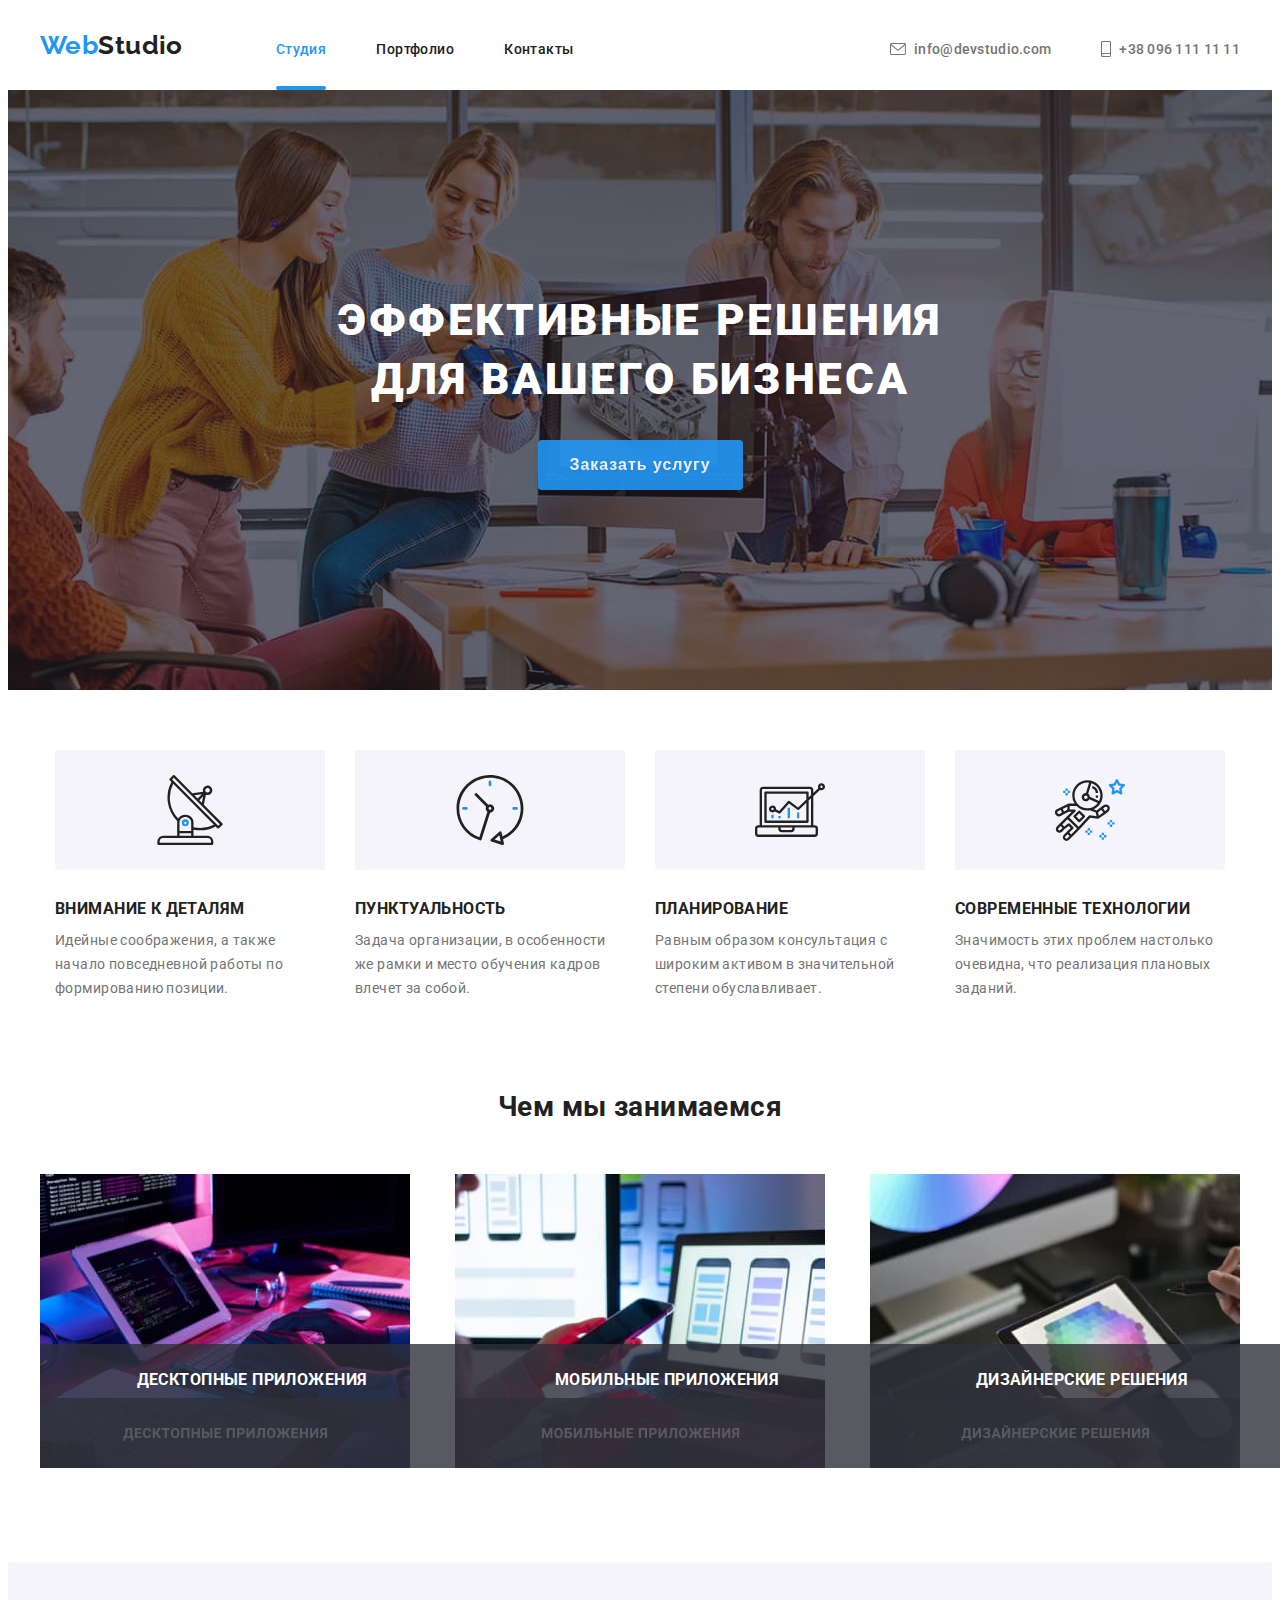
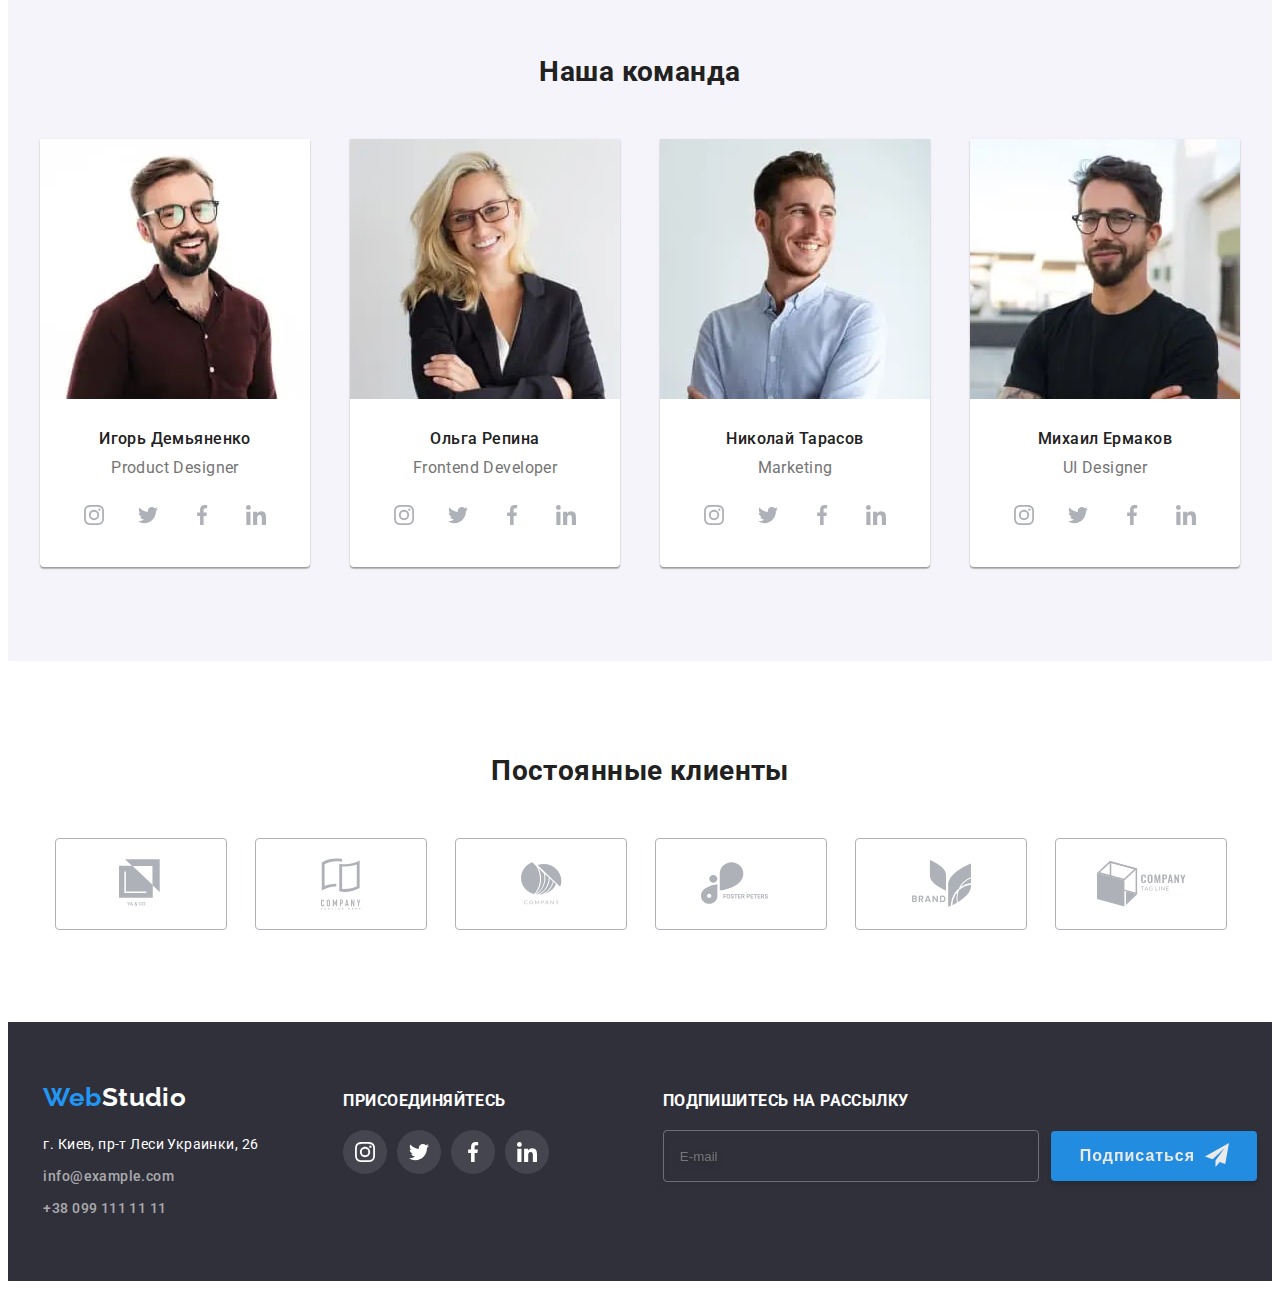
<file: index.html>
<!DOCTYPE html>
<html lang="en">

<head>
	<meta charset="UTF-8">
	<meta name="viewport" content="width=device-width, initial-scale=1.0">
	<title>Студия</title>
	<link rel="stylesheet" href="https://cdnjs.cloudflare.com/ajax/libs/modern-normalize/1.0.0/modern-normalize.min.css"
		integrity="sha512-ISS7cAi1PEhQ8jnbJpJZMd29NlhNj4AWYyLOSp2CE/CsHxTCu+r+t0D2yoJudVrd0/8fTVPUVDzY5Tvli75u/g=="
		crossorigin="anonymous" />
	<link rel="preconnect" href="https://fonts.gstatic.com">
	<link
		href="https://fonts.googleapis.com/css2?family=Raleway:wght@700;900&family=Roboto:wght@400;500;700;900&display=swap"
		rel="stylesheet">
	<link rel="stylesheet" href="./css/main.min.css">
</head>

<body>

	<!-- Шапка сайта -->
	<header>
		<div class="container flex-cont">
			<nav class="navigation">
				<a class="logo" href="./index.html">
					<span class="logo-accent">Web</span>Studio
				</a>

				<button type="button" class="menu-button" aria-expanded="false" data-menu-button>
					<svg width="24" height="16" aria-label="Переключатель мобильного меню">
						<use class="icon-cross" href="./img/symbol-defs.svg#icon-cross"></use>
						<use class="icon-burger" href="./img/symbol-defs.svg#icon-burger"></use>
					</svg>
				</button>

				<ul class="nav-list">
					<li class="item">
						<a class="current" href="./index.html">Студия</a>
					</li>
					<li class="item">
						<a href="./portfolio.html">Портфолио</a>
					</li>
					<li class="item">
						<a href="#contacts">Контакты</a>
					</li>
				</ul>
			</nav>
			<ul class="contacts-list">
				<li class="item">
					<a class="contacts-link" href="mailto:info@devstudio.com">
						<svg width="16" height="12">
							<use href="./img/short-sprite.svg#icon-envelope"></use>
						</svg>
						info@devstudio.com
					</a>
				</li>
				<li class="item">
					<a class="contacts-link" href="tel:+380961111111">
						<svg width="10" height="16">
							<use href="./img/short-sprite.svg#icon-smartphone"></use>
						</svg>
						+38 096 111 11 11
					</a>
				</li>
			</ul>
		</div>

		<!-- меню бургер -->
		<div class="burger-menu" data-menu>
			<ul class="nav-list-mobile">
				<li class="item">
					<a class="current" href="./index.html">Студия</a>
				</li>
				<li class="item">
					<a href="./portfolio.html">Портфолио</a>
				</li>
				<li class="item">
					<a href="javascript:void(0);">Контакты</a>
				</li>
			</ul>
			<ul class="contacts-list-mobile">
				<li class="item-mobile">
					<a class="contacts-link-tel" href="tel:+380961111111">
						+38 096 111 11 11
					</a>
				</li>
				<li class="item-email">
					<a class="contacts-link-email" href="mailto:info@devstudio.com">
						info@devstudio.com
					</a>
				</li>
			</ul>
			<ul class="social-list">
				<li><a href="javascript:void(0);">Instagram</a></li>
				<li><a href="javascript:void(0);">Twitter</a></li>
				<li><a href="javascript:void(0);">Facebook</a></li>
				<li><a href="javascript:void(0);">LinkedIn</a></li>
			</ul>
		</div>
		<!-- //бургер меню -->

	</header>
	<!-- //Шапка сайта -->

	<!-- Баннер герой -->
	<section class="hero-banner overlay">
		<div class="div-hero-txt">
			<h1>Эффективные решения
				для вашего бизнеса</h1>
			<button class="hero-btn" type="button" data-modal-open>Заказать услугу</button>
		</div>
	</section>
	<!-- //Баннер герой-->

	<!-- Список преимуществ-->
	<section class="feature">
		<div class="container">
			<ul class="feature-list">
				<li class="item">
					<div class="feature-icon-background">
						<svg class="feature-icon">
							<use href="./img/short-sprite.svg#icon-antenna"></use>
						</svg>
					</div>
					<h3 class="feature-title">Внимание к деталям</h3>
					<p class="feature-text">Идейные соображения, а также начало повседневной работы по формированию
						позиции.</p>
				</li>
				<li class="item">
					<div class="feature-icon-background">
						<svg class="feature-icon">
							<use href="./img/short-sprite.svg#icon-clock"></use>
						</svg>
					</div>
					<h3 class="feature-title">Пунктуальность</h3>
					<p class="feature-text">Задача организации, в особенности же рамки и место обучения кадров влечет за
						собой.</p>
				</li>
				<li class="item">
					<div class="feature-icon-background">
						<svg class="feature-icon">
							<use href="./img/short-sprite.svg#icon-diagram"></use>
						</svg>
					</div>
					<h3 class="feature-title">Планирование</h3>
					<p class="feature-text">Равным образом консультация с широким активом в значительной степени
						обуславливает.</p>
				</li>
				<li class="item">
					<div class="feature-icon-background">
						<svg class="feature-icon">
							<use href="./img/short-sprite.svg#icon-astronaut"></use>
						</svg>
					</div>
					<h3 class="feature-title">Современные технологии</h3>
					<p class="feature-text no-padding">Значимость этих проблем настолько очевидна, что реализация
						плановых заданий.
					</p>
				</li>
			</ul>
		</div>
	</section>
	<!-- //Список преимуществ-->

	<!-- Чем мы занимаемся  -->
	<!-- Все картинки прошли оптимизацию -->
	<section class="business">
		<div class="container">
			<h2>Чем мы занимаемся</h2>
			<ul class="business-list">
				<li class="item">
					<div class="business-thumb">
						<picture>
							<source srcset="./img/business/business1.jpg 1x, ./img/business/business1@2x.jpg 2x">
							<img src="./img/business/business1.jpg" alt="Десктопные приложения" width="370"
								height="294">
						</picture>
						<div class="overlay-business">
							<h3>Десктопные приложения</h3>
						</div>
					</div>

				</li>
				<li class="item">
					<div class="business-thumb">
						<picture>
							<source srcset="./img/business/business2.jpg 1x, ./img/business/business2@2x.jpg 2x">
							<img src="./img/business/business2.jpg" alt="Мобильные приложения" width="370" height="294">
						</picture>
						<div class="overlay-business">
							<h3>Мобильные приложения</h3>
						</div>
					</div>


				</li>
				<li class="item">
					<div class="business-thumb">
						<picture>
							<source srcset="./img/business/business3.jpg 1x, ./img/business/business3@2x.jpg 2x">
							<img src="./img/business/business3.jpg" alt="Дизайнерские решения" width="370" height="294">
						</picture>
						<div class="overlay-business">
							<h3>Дизайнерские решения</h3>
						</div>
					</div>
				</li>
			</ul>
		</div>
	</section>
	<!-- //Чем мы занимаемся  -->

	<!-- Команда -->
	<!-- Фото команды есть в формате jpeg, есть в webP -->
	<section class="team">
		<div class="container">
			<h2>Наша команда</h2>
			<ul class="team-list">
				<li class="item">
					<picture>
						<source
							srcset="./img/team/desktop/team1-desktop.webp 1x, ./img/team/desktop/team1-desktop@2x.webp 2x"
							type="image/webp" media="(min-width: 1200px)">
						<source
							srcset="./img/team/desktop/team1-desktop.jpg 1x, ./img/team/desktop/team1-desktop@2x.jpg 2x"
							type="image/jpeg" media="(min-width: 1200px)">
						<source
							srcset="./img/team/tablet/team1-tablet.webp 1x, ./img/team/tablet/team1-tablet@2x.webp 2x"
							type="image/webp" media="(min-width: 768px)">
						<source srcset="./img/team/tablet/team1-tablet.jpg 1x, ./img/team/tablet/team1-tablet@2x.jpg 2x"
							type="image/jpeg" media="(min-width: 768px)">
						<source
							srcset="./img/team/mobile/team1-mobile.webp 1x, ./img/team/mobile/team1-mobile@2x.webp 2x"
							type="image/webp" media="(min-width: 320px)">
						<source srcset="./img/team/mobile/team1-mobile.jpg 1x, ./img/team/mobile/team1-mobile@2x.jpg 2x"
							type="image/jpeg" media="(min-width: 320px)">
						<img src="./img/team/mobile/team1-mobile.jpg" alt="Игорь Демьяненко">
					</picture>
					<div class="member-description">
						<h3 class="member-name">Игорь Демьяненко</h3>
						<p class="member-position">Product Designer</p>
						<ul class="member-socialnet-list">
							<li>
								<a class="member-sn-link" href="javascript:void(0);">
									<svg class="socialnet-icon">
										<use href="./img/short-sprite.svg#icon-instagram"></use>
									</svg>
								</a>
							</li>

							<li>
								<a class="member-sn-link" href="javascript:void(0);">
									<svg class="socialnet-icon">
										<use href="./img/short-sprite.svg#icon-twitter"></use>
									</svg>
								</a>
							</li>

							<li>
								<a class="member-sn-link" href="javascript:void(0);">
									<svg class="socialnet-icon">
										<use href="./img/short-sprite.svg#icon-facebook"></use>
									</svg>
								</a>
							</li>

							<li>
								<a class="member-sn-link" href="javascript:void(0);">
									<svg class="socialnet-icon">
										<use href="./img/short-sprite.svg#icon-linkedin"></use>
									</svg>
								</a>
							</li>
						</ul>
					</div>
				</li>

				<li class="item">
					<picture>
						<source
							srcset="./img/team/desktop/team2-desktop.webp 1x, ./img/team/desktop/team2-desktop@2x.webp 2x"
							type="image/webp" media="(min-width: 1200px)">
						<source
							srcset="./img/team/desktop/team2-desktop.jpg 1x, ./img/team/desktop/team2-desktop@2x.jpg 2x"
							media="(min-width: 1200px)">
						<source
							srcset="./img/team/tablet/team2-tablet.webp 1x, ./img/team/tablet/team2-tablet@2x.webp 2x"
							type="image/webp" media="(min-width: 768px)">
						<source srcset="./img/team/tablet/team2-tablet.jpg 1x, ./img/team/tablet/team2-tablet@2x.jpg 2x"
							media="(min-width: 768px)">
						<source
							srcset="./img/team/mobile/team2-mobile.webp 1x, ./img/team/mobile/team2-mobile@2x.webp 2x"
							type="image/webp" media="(min-width: 320px)">
						<source srcset="./img/team/mobile/team2-mobile.jpg 1x, ./img/team/mobile/team2-mobile@2x.jpg 2x"
							media="(min-width: 320px)">
						<img src="./img/team/mobile/team2-mobile.jpg" alt="Ольга Репина">
					</picture>
					<div class="member-description">
						<h3 class="member-name">Ольга Репина</h3>
						<p class="member-position">Frontend Developer</p>
						<ul class="member-socialnet-list">
							<li>
								<a class="member-sn-link" href="javascript:void(0);">
									<svg class="socialnet-icon">
										<use href="./img/short-sprite.svg#icon-instagram"></use>
									</svg>
								</a>
							</li>
							<li>
								<a class="member-sn-link" href="javascript:void(0);">
									<svg class="socialnet-icon">
										<use href="./img/short-sprite.svg#icon-twitter"></use>
									</svg>
								</a>
							</li>
							<li>
								<a class="member-sn-link" href="javascript:void(0);">
									<svg class="socialnet-icon">
										<use href="./img/short-sprite.svg#icon-facebook"></use>
									</svg>
								</a>
							</li>
							<li>
								<a class="member-sn-link" href="javascript:void(0);">
									<svg class="socialnet-icon">
										<use href="./img/short-sprite.svg#icon-linkedin"></use>
									</svg>
								</a>
							</li>
						</ul>
					</div>
				</li>

				<li class="item">
					<picture>
						<source
							srcset="./img/team/desktop/team3-desktop.webp 1x, ./img/team/desktop/team3-desktop@2x.webp 2x"
							type="image/webp" media="(min-width: 1200px)">
						<source
							srcset="./img/team/desktop/team3-desktop.jpg 1x, ./img/team/desktop/team3-desktop@2x.jpg 2x"
							media="(min-width: 1200px)">
						<source
							srcset="./img/team/tablet/team3-tablet.webp 1x, ./img/team/tablet/team3-tablet@2x.webp 2x"
							type="image/webp" media="(min-width: 768px)">
						<source srcset="./img/team/tablet/team3-tablet.jpg 1x, ./img/team/tablet/team3-tablet@2x.jpg 2x"
							media="(min-width: 768px)">
						<source
							srcset="./img/team/mobile/team3-mobile.webp 1x, ./img/team/mobile/team3-mobile@2x.webp 2x"
							type="image/webp" media="(min-width: 320px)">
						<source srcset="./img/team/mobile/team3-mobile.jpg 1x, ./img/team/mobile/team3-mobile@2x.jpg 2x"
							media="(min-width: 320px)">
						<img src="./img/team/mobile/team3-mobile.jpg" alt="Николай Тарасов">
					</picture>
					<div class="member-description">
						<h3 class="member-name">Николай Тарасов</h3>
						<p class="member-position">Marketing</p>
						<ul class="member-socialnet-list">
							<li>
								<a class="member-sn-link" href="javascript:void(0);">
									<svg class="socialnet-icon">
										<use href="./img/short-sprite.svg#icon-instagram"></use>
									</svg>
								</a>
							</li>
							<li>
								<a class="member-sn-link" href="javascript:void(0);">
									<svg class="socialnet-icon">
										<use href="./img/short-sprite.svg#icon-twitter"></use>
									</svg>
								</a>
							</li>
							<li>
								<a class="member-sn-link" href="javascript:void(0);">
									<svg class="socialnet-icon">
										<use href="./img/short-sprite.svg#icon-facebook"></use>
									</svg>
								</a>
							</li>
							<li>
								<a class="member-sn-link" href="javascript:void(0);">
									<svg class="socialnet-icon">
										<use href="./img/short-sprite.svg#icon-linkedin"></use>
									</svg>
								</a>
							</li>
						</ul>
					</div>
				</li>

				<li class="item">
					<picture>
						<source
							srcset="./img/team/desktop/team4-desktop.webp 1x, ./img/team/desktop/team4-desktop@2x.webp 2x"
							type="image/webp" media="(min-width: 1200px)">
						<source
							srcset="./img/team/desktop/team4-desktop.jpg 1x, ./img/team/desktop/team4-desktop@2x.jpg 2x"
							media="(min-width: 1200px)">
						<source
							srcset="./img/team/tablet/team4-tablet.webp 1x, ./img/team/tablet/team4-tablet@2x.webp 2x"
							type="image/webp" media="(min-width: 768px)">
						<source srcset="./img/team/tablet/team4-tablet.jpg 1x, ./img/team/tablet/team4-tablet@2x.jpg 2x"
							media="(min-width: 768px)">
						<source
							srcset="./img/team/mobile/team4-mobile.webp 1x, ./img/team/mobile/team4-mobile@2x.webp 2x"
							type="image/webp" media="(min-width: 320px)">
						<source srcset="./img/team/mobile/team4-mobile.jpg 1x, ./img/team/mobile/team4-mobile@2x.jpg 2x"
							media="(min-width: 320px)">
						<img src="./img/team/mobile/team4-mobile.jpg" alt="Михаил Ермаков">
					</picture>
					<div class="member-description">
						<h3 class="member-name">Михаил Ермаков</h3>
						<p class="member-position">UI Designer</p>
						<ul class="member-socialnet-list">
							<li>
								<a class="member-sn-link" href="javascript:void(0);">
									<svg class="socialnet-icon">
										<use href="./img/short-sprite.svg#icon-instagram"></use>
									</svg>
								</a>
							</li>
							<li>
								<a class="member-sn-link" href="javascript:void(0);">
									<svg class="socialnet-icon">
										<use href="./img/short-sprite.svg#icon-twitter"></use>
									</svg>
								</a>
							</li>
							<li>
								<a class="member-sn-link" href="javascript:void(0);">
									<svg class="socialnet-icon">
										<use href="./img/short-sprite.svg#icon-facebook"></use>
									</svg>
								</a>
							</li>
							<li>
								<a class="member-sn-link" href="javascript:void(0);">
									<svg class="socialnet-icon">
										<use href="./img/short-sprite.svg#icon-linkedin"></use>
									</svg>
								</a>
							</li>
						</ul>
					</div>
				</li>
			</ul>
		</div>
	</section>
	<!-- //Команда -->

	<!-- Постоянные клиенты -->
	<section class="customers">
		<div class="container">
			<h2>Постоянные клиенты</h2>
			<ul class="customers-list">
				<li class="customer-list-item">
					<a class="customer-logo-link" href="javascript:void(0);">
						<svg class="customer-logo logo1">
							<use href="./img/short-sprite.svg#icon-logo1"></use>
						</svg>
					</a>
				</li>
				<li class="customer-list-item">
					<a class="customer-logo-link" href="javascript:void(0);">
						<svg class="customer-logo logo2">
							<use href="./img/short-sprite.svg#icon-logo2"></use>
						</svg>
					</a>
				</li>
				<li class="customer-list-item">
					<a class="customer-logo-link" href="javascript:void(0);">
						<svg class="customer-logo logo3">
							<use href="./img/short-sprite.svg#icon-logo3"></use>
						</svg>
					</a>
				</li>
				<li class="customer-list-item">
					<a class="customer-logo-link" href="javascript:void(0);">
						<svg class="customer-logo logo4">
							<use href="./img/short-sprite.svg#icon-logo4"></use>
						</svg>
					</a>
				</li>
				<li class="customer-list-item">
					<a class="customer-logo-link" href="javascript:void(0);">
						<svg class="customer-logo logo5">
							<use href="./img/short-sprite.svg#icon-logo5"></use>
						</svg>
					</a>
				</li>
				<li class="customer-list-item">
					<a class="customer-logo-link" href="javascript:void(0);">
						<svg class="customer-logo logo6">
							<use href="./img/short-sprite.svg#icon-logo6"></use>
						</svg>
					</a>
				</li>
			</ul>
		</div>
	</section>
	<!-- //Постоянные клиенты -->


	<!-- футер  -->
	<footer class="footer">
		<div class="container">
			<div class="left-side">
				<a class="logo" href="./index.html"><span class="logo-accent">Web</span>Studio</a>
				<address>
					г. Киев, пр-т Леси Украинки, 26
				</address>
				<ul class="footer-contacts-list">
					<li class="item">
						<a id="contacts" class="footer-contacts-link"
							href="mailto:info@example.com">info@example.com</a>
					</li>
					<li class="item">
						<a class="footer-contacts-link" href="tel:+380991111111">+38 099 111 11 11</a>
					</li>
				</ul>
			</div>
			<div class="right-side">
				<div class="footer-block-socialnet">
					<h3 class="footer-title">Присоединяйтесь</h3>
					<ul class="footer-socialnet-list">
						<li>
							<a class="footer-socialnet-link" href="javascript:void(0);">
								<svg class="socialnet-icon">
									<use href="./img/short-sprite.svg#icon-instagram"></use>
								</svg>
							</a>
						</li>
						<li>
							<a class="footer-socialnet-link" href="javascript:void(0);">
								<svg class="socialnet-icon">
									<use href="./img/short-sprite.svg#icon-twitter"></use>
								</svg>
							</a>
						</li>
						<li>
							<a class="footer-socialnet-link" href="javascript:void(0);">
								<svg class="socialnet-icon">
									<use href="./img/short-sprite.svg#icon-facebook"></use>
								</svg>
							</a>
						</li>
						<li>
							<a class="footer-socialnet-link" href="javascript:void(0);">
								<svg class="socialnet-icon">
									<use href="./img/short-sprite.svg#icon-linkedin"></use>
								</svg>
							</a>
						</li>
					</ul>
				</div>
			</div>

		</div>

		<div class="form-div">
			<h3 class="footer-title">Подпишитесь на рассылку</h3>
			<form action="javascript:void(0);" method="GET" autocomplete="off">

				<label class="form-footer-label">
					<input class="form-footer-input" type="email" name="user-email" placeholder="E-mail">
				</label>
				<button class="footer-submit-button" type="submit">Подписаться</button>
			</form>
		</div>
	</footer>
	<!-- //футер  -->

	<!-- Модальное окно  -->
	<div class="backdrop is-hidden" data-modal>
		<div class="modal">
			<button type="button" class="modal-close-button" data-modal-close>
				<svg class="modal-close-button-icon" width="18" height="18" viewBox="0 0 18 18" fill="none"
					xmlns="http://www.w3.org/2000/svg">
					<path
						d="M15 4.10786L13.8921 3L9.5 7.39214L5.10786 3L4 4.10786L8.39214 8.5L4 12.8921L5.10786 14L9.5 9.60786L13.8921 14L15 12.8921L10.6079 8.5L15 4.10786Z" />
				</svg>
			</button>
			<form class="form js-form" method="GET" autocomplete="off">
				<h3>Оставьте свои данные, мы вам перезвоним</h3>

				<label class="form-label">Имя
					<span class="input-wrapper">
						<input class="form-input" type="text" name="name" required>
						<svg class="modal-icon">
							<use href='./img/symbol-defs.svg#icon-person-form'></use>
						</svg>
					</span>
				</label>

				<label class="form-label">Телефон
					<span class="input-wrapper">
						<input class="form-input" type="tel" name="phone" required>
						<svg class="modal-icon">
							<use href='./img/symbol-defs.svg#icon-phone-form'></use>
						</svg>
					</span>
				</label>

				<label class="form-label">Почта
					<span class="input-wrapper">
						<input class="form-input" type="email" name="email">
						<svg class="modal-icon">
							<use href='./img/symbol-defs.svg#icon-envelope-form'></use>
						</svg>
					</span>
				</label>

				<label class="form-label label-textarea">Комментарий
					<textarea class="form-textarea" name="message" placeholder="Введите текст"></textarea>
				</label>

				<label class="checkbox">
					<input type="checkbox" class="modal-checkbox-input  visually-hidden" name="agreement"
						value="accepted" required>
					<span class="agreement">
						Соглашаюсь с рассылкой и принимаю<a href="javascript:void(0);">&nbsp;Условия договора</a>
					</span>
				</label>

				<button type="submit" class="submit-button">Отправить</button>
			</form>

		</div>
	</div>
	<script src="./js/modal.js"></script>
	<script src="./js/burger.js"></script>
	<script src="./js/form.js"></script>

</body>
<!-- вы добрались до финиша )) -->

</html>
</file>
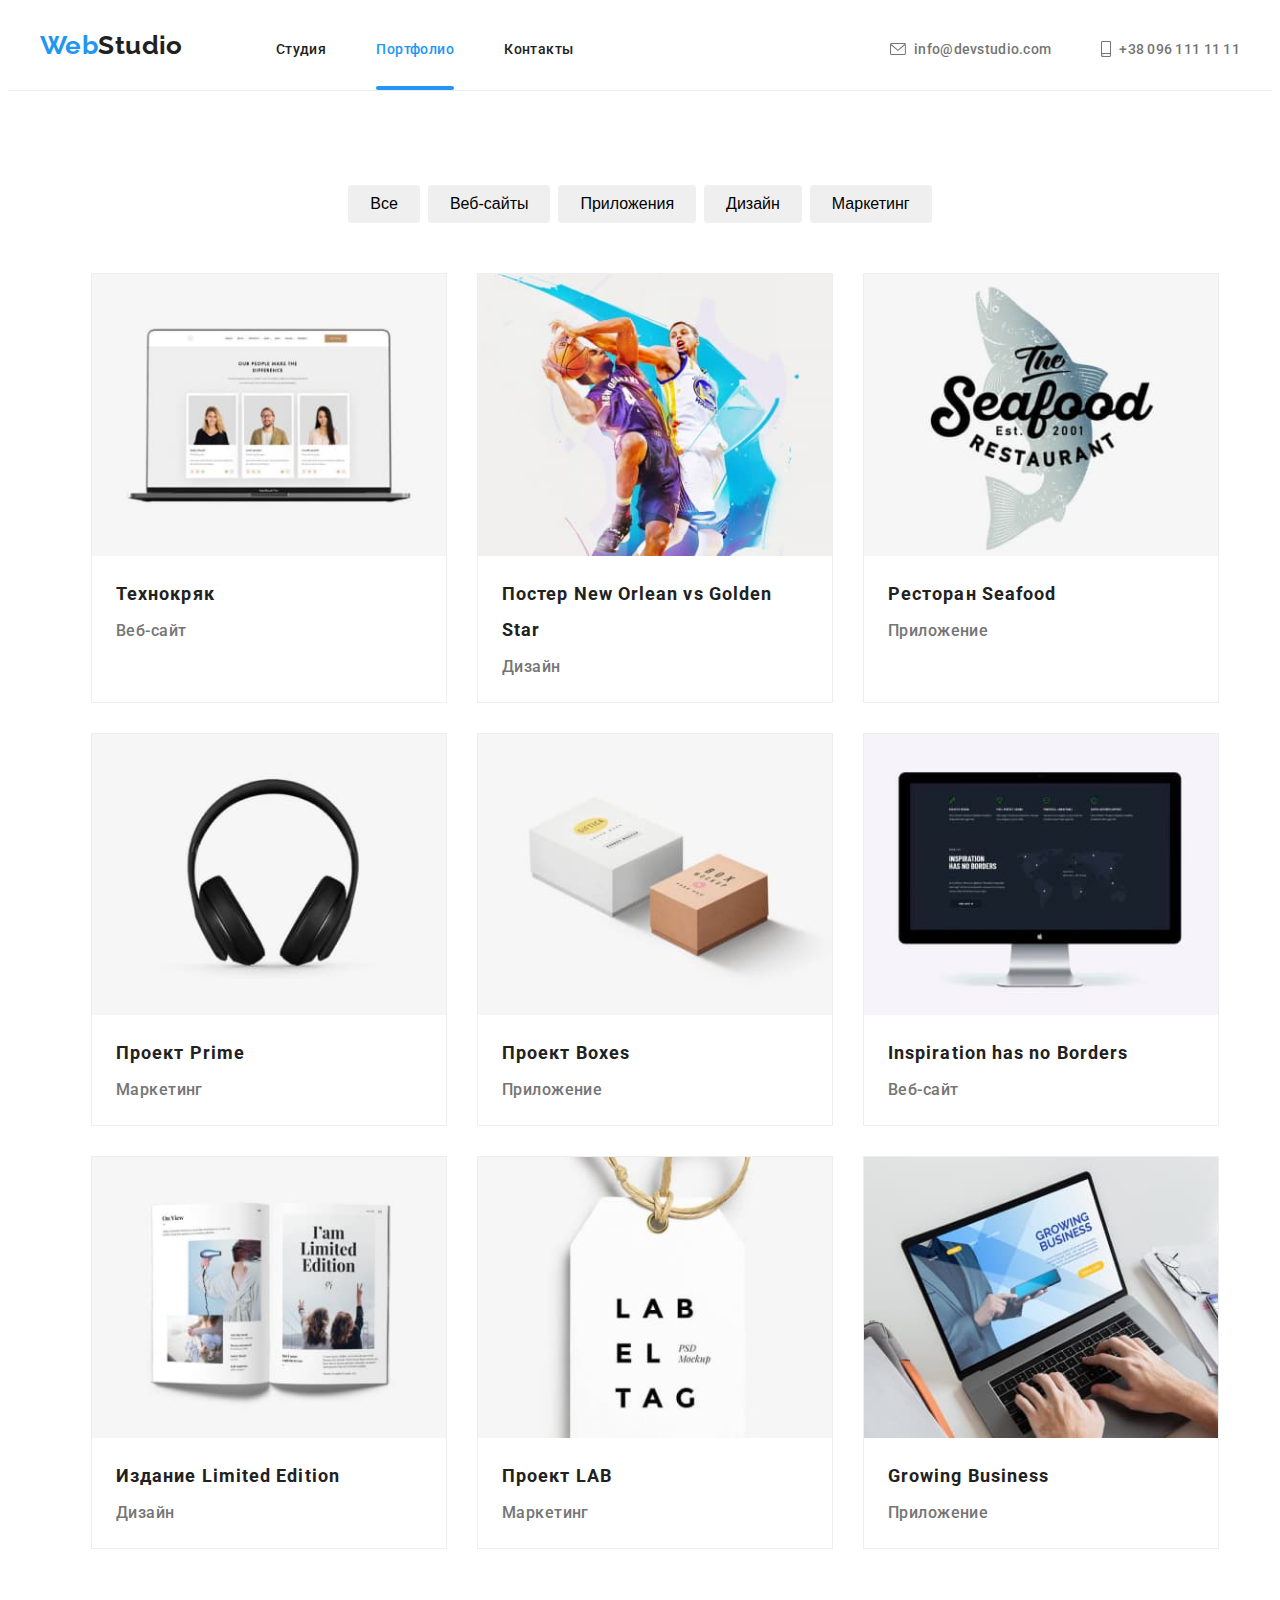
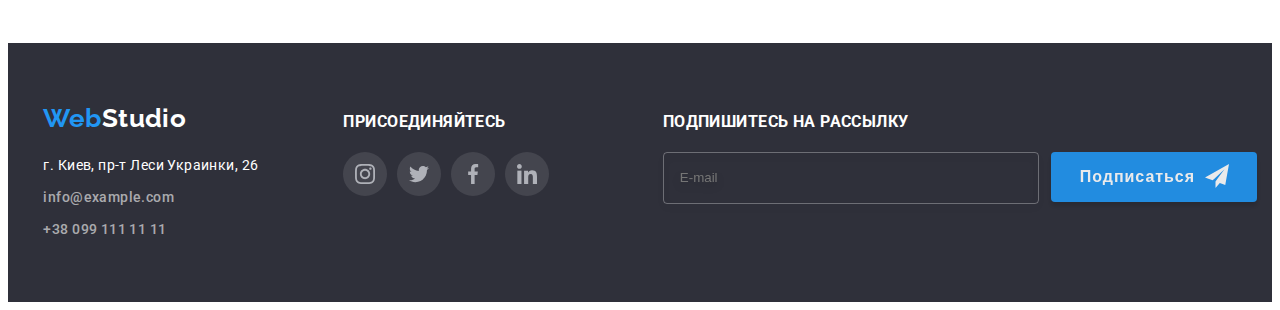
<file: portfolio.html>
<!DOCTYPE html>
<html lang="en">

<head>
	<meta charset="UTF-8">
	<meta name="viewport" content="width=device-width, initial-scale=1.0">
	<title>Портфолио</title>
	<link rel="stylesheet" href="https://cdnjs.cloudflare.com/ajax/libs/modern-normalize/1.0.0/modern-normalize.min.css"
		integrity="sha512-ISS7cAi1PEhQ8jnbJpJZMd29NlhNj4AWYyLOSp2CE/CsHxTCu+r+t0D2yoJudVrd0/8fTVPUVDzY5Tvli75u/g=="
		crossorigin="anonymous" />
	<link rel="preconnect" href="https://fonts.gstatic.com">
	<link
		href="https://fonts.googleapis.com/css2?family=Raleway:wght@700;900&family=Roboto:wght@400;500;700;900&display=swap"
		rel="stylesheet">
	<link rel="stylesheet" href="./css/main.min.css">
</head>

<body>

	<!-- Шапка сайта -->
	<header class="header-portfolio">
		<div class="container flex-cont">
			<nav class="navigation">
				<a class="logo" href="./index.html">
					<span class="logo-accent">Web</span>Studio
				</a>

				<button type="button" class="menu-button" aria-expanded="false" data-menu-button>
					<svg width="24" height="16" aria-label="Переключатель мобильного меню">
						<use class="icon-cross" href="./img/symbol-defs.svg#icon-cross"></use>
						<use class="icon-burger" href="./img/symbol-defs.svg#icon-burger"></use>
					</svg>
				</button>

				<ul class="nav-list">
					<li class="item">
						<a href="./index.html">Студия</a>
					</li>
					<li class="item">
						<a class="current" href="./portfolio.html">Портфолио</a>
					</li>
					<li class="item">
						<a href="#contacts">Контакты</a>
					</li>
				</ul>
			</nav>
			<ul class="contacts-list">
				<li class="item">
					<a class="contacts-link" href="mailto:info@devstudio.com">
						<svg width="16" height="12">
							<use href="./img/symbol-defs.svg#icon-envelope"></use>
						</svg>
						info@devstudio.com
					</a>
				</li>
				<li class="item">
					<a class="contacts-link" href="tel:+380961111111">
						<svg width="10" height="16">
							<use href="./img/symbol-defs.svg#icon-smartphone"></use>
						</svg>
						+38 096 111 11 11
					</a>
				</li>
			</ul>
		</div>

		<!-- меню бургер -->
		<div class="burger-menu" data-menu>
			<ul class="nav-list-mobile">
				<li class="item">
					<a href="./index.html">Студия</a>
				</li>
				<li class="item">
					<a class="current" href="./portfolio.html">Портфолио</a>
				</li>
				<li class="item">
					<a href="javascript:void(0);">Контакты</a>
				</li>
			</ul>
			<ul class="contacts-list-mobile">
				<li class="item-mobile">
					<a class="contacts-link-tel" href="tel:+380961111111">
						+38 096 111 11 11
					</a>
				</li>
				<li class="item-email">
					<a class="contacts-link-mail" href="mailto:info@devstudio.com">
						info@devstudio.com
					</a>
				</li>
			</ul>
			<ul class="social-list">
				<li><a href="javascript:void(0);">Instagram</a></li>
				<li><a href="javascript:void(0);">Twitter</a></li>
				<li><a href="javascript:void(0);">Facebook</a></li>
				<li><a href="javascript:void(0);">LinkedIn</a></li>
			</ul>
		</div>
		<!-- //бургер меню -->

	</header>
	<!-- //Шапка сайта -->


	<!-- секция кнопок и карточек -->
	<!-- кнопки  -->
	<section class="gallery">
		<div class="container">
			<ul class="gallery-button-list">
				<li class="item"><button class="btn" type="button">Все</button></li>
				<li class="item"><button class="btn" type="button">Веб-сайты</button></li>
				<li class="item"><button class="btn" type="button">Приложения</button></li>
				<li class="item"><button class="btn" type="button">Дизайн</button></li>
				<li class="item"><button class="btn" type="button">Маркетинг</button></li>
			</ul>

			<!-- Карточки  -->
			<ul class="project-list">
				<li class="item">
					<a class="project-link" href="javascript:void(0);">
						<div class="project-thumb">
							<picture>
								<source
									srcset="./img-portfolio/desktop/gallery-desktop1.jpg 1x, ./img-portfolio/desktop/gallery-desktop1@2x.jpg 2x"
									media="(min-width: 1200px)">
								<source
									srcset="./img-portfolio/tablet/gallery-tablet1.jpg 1x, ./img-portfolio/tablet/gallery-tablet1@2x.jpg 2x"
									media="(min-width: 768px)">
								<source
									srcset="./img-portfolio/mobile/gallery-mobile1.jpg 1x, ././img-portfolio/mobile/gallery-mobile1@2x.jpg 2x"
									media="(min-width: 320px)">
								<img src="./img-portfolio/mobile/gallery-mobile1.jpg" alt="галерея работ">
							</picture>
							<div class="project-overlay">
								<p>Душа моя озарена неземной радостью, как эти чудесные весенние утра, которыми я
									наслаждаюсь от всего сердца. Я совсем один и блаженствую в здешнем краю, словно
									созданном для таких, как я.
								</p>
							</div>
						</div>

						<div class="project-description">
							<h3>Технокряк</h3>
							<p>Веб-сайт</p>
						</div>
					</a>
				</li>

				<li class="item">
					<a class="project-link" href="javascript:void(0);">
						<div class="project-thumb">
							<picture>
								<source
									srcset="./img-portfolio/desktop/gallery-desktop2.jpg 1x, ./img-portfolio/desktop/gallery-desktop2@2x.jpg 2x"
									media="(min-width: 1200px)">
								<source
									srcset="./img-portfolio/tablet/gallery-tablet2.jpg 1x, ./img-portfolio/tablet/gallery-tablet2@2x.jpg 2x"
									media="(min-width: 768px)">
								<source
									srcset="./img-portfolio/mobile/gallery-mobile2.jpg 1x, ./img-portfolio/mobile/gallery-mobile2@2x.jpg 2x"
									media="(min-width: 320px)">
								<img src="./img-portfolio/mobile/gallery-mobile2.jpg" alt="галерея работ">
							</picture>
							<div class="project-overlay">
								<p>Проснувшись однажды утром после беспокойного сна, Грегор Замза обнаружил, что он у
									себя в постели превратился в страшное насекомое. Лежа на панцирнотвердой спине, он
									видел, стоило ему приподнять голову, свой
								</p>
							</div>
						</div>

						<div class="project-description">
							<h3>Постер New Orlean vs Golden Star</h3>
							<p>Дизайн</p>
						</div>
					</a>
				</li>

				<li class="item">
					<a class="project-link" href="javascript:void(0);">
						<div class="project-thumb">
							<picture>
								<source
									srcset="./img-portfolio/desktop/gallery-desktop3.jpg 1x, ./img-portfolio/desktop/gallery-desktop3@2x.jpg 2x"
									media="(min-width: 1200px)">
								<source
									srcset="./img-portfolio/tablet/gallery-tablet3.jpg 1x, ./img-portfolio/tablet/gallery-tablet3@2x.jpg 2x"
									media="(min-width: 768px)">
								<source
									srcset="./img-portfolio/mobile/gallery-mobile3.jpg 1x, ./img-portfolio/mobile/gallery-mobile3@2x.jpg 2x"
									media="(min-width: 320px)">
								<img src="./img-portfolio/mobile/gallery-mobile3.jpg" alt="галерея работ">
							</picture>
							<div class="project-overlay">
								<p>Душа моя озарена неземной радостью, как эти чудесные весенние утра, которыми я
									наслаждаюсь от всего сердца. Я совсем один и блаженствую в здешнем краю, словно
									созданном для таких, как я.
								</p>
							</div>
						</div>

						<div class="project-description">
							<h3>Ресторан Seafood</h3>
							<p>Приложение</p>
						</div>
					</a>
				</li>

				<li class="item">
					<a class="project-link" href="javascript:void(0);">
						<div class="project-thumb">
							<picture>
								<source
									srcset="./img-portfolio/desktop/gallery-desktop4.jpg 1x, ./img-portfolio/desktop/gallery-desktop4@2x.jpg 2x"
									media="(min-width: 1200px)">
								<source
									srcset="./img-portfolio/tablet/gallery-tablet4.jpg 1x, ./img-portfolio/tablet/gallery-tablet4@2x.jpg 2x"
									media="(min-width: 768px)">
								<source
									srcset="./img-portfolio/mobile/gallery-mobile4.jpg 1x, ./img-portfolio/mobile/gallery-mobile4@2x.jpg 2x"
									media="(min-width: 320px)">
								<img src="./img-portfolio/mobile/gallery-mobile4.jpg" alt="галерея работ">
							</picture>
							<div class="project-overlay">
								<p>Далеко-далеко за словесными горами в стране гласных и согласных живут рыбные тексты.
									Вдали от всех живут они в буквенных домах на берегу Семантика большого языкового
									океана. Маленький ручеек Даль журчит
								</p>
							</div>
						</div>

						<div class="project-description">
							<h3>Проект Prime</h3>
							<p>Маркетинг</p>
						</div>
					</a>
				</li>

				<li class="item">
					<a class="project-link" href="javascript:void(0);">
						<div class="project-thumb">
							<picture>
								<source
									srcset="./img-portfolio/desktop/gallery-desktop5.jpg 1x, ./img-portfolio/desktop/gallery-desktop5@2x.jpg 2x"
									media="(min-width: 1200px)">
								<source
									srcset="./img-portfolio/tablet/gallery-tablet5.jpg 1x, ./img-portfolio/tablet/gallery-tablet5@2x.jpg 2x"
									media="(min-width: 768px)">
								<source
									srcset="./img-portfolio/mobile/gallery-mobile5.jpg 1x, ./img-portfolio/mobile/gallery-mobile5@2x.jpg 2x"
									media="(min-width: 320px)">
								<img src="./img-portfolio/mobile/gallery-mobile5.jpg" alt="галерея работ">
							</picture>
							<div class="project-overlay">
								<p>Lorem ipsum, dolor sit amet consectetur adipisicing elit. Ea eaque cumque rem,
									quaerat asperiores fugiat assumenda aliquam laborum mollitia, placeat, impedit
									dolores consequuntur. Mollitia, ipsa!
								</p>
							</div>
						</div>


						<div class="project-description">
							<h3>Проект Boxes</h3>
							<p>Приложение</p>
						</div>
					</a>
				</li>

				<li class="item">
					<a class="project-link" href="javascript:void(0);">
						<div class="project-thumb">
							<picture>
								<source
									srcset="./img-portfolio/desktop/gallery-desktop6.jpg 1x, ./img-portfolio/desktop/gallery-desktop6@2x.jpg 2x"
									media="(min-width: 1200px)">
								<source
									srcset="./img-portfolio/tablet/gallery-tablet6.jpg 1x, ./img-portfolio/tablet/gallery-tablet6@2x.jpg 2x"
									media="(min-width: 768px)">
								<source
									srcset="./img-portfolio/mobile/gallery-mobile6.jpg 1x, ./img-portfolio/mobile/gallery-mobile6@2x.jpg 2x"
									media="(min-width: 320px)">
								<img src="./img-portfolio/mobile/gallery-mobile6.jpg" alt="галерея работ">
							</picture>
							<div class="project-overlay">
								<p>Любя, съешь щипцы, — вздохнёт мэр, — кайф жгуч. Шеф взъярён тчк щипцы с эхом гудбай
									Жюль. Эй, жлоб! Где туз? Прячь юных съёмщиц в шкаф. Экс-граф? Плюш изъят. Бьём
								</p>
							</div>
						</div>

						<div class="project-description">
							<h3>Inspiration has no Borders</h3>
							<p>Веб-сайт</p>
						</div>
					</a>
				</li>

				<li class="item">
					<a class="project-link" href="javascript:void(0);">
						<div class="project-thumb">
							<picture>
								<source
									srcset="./img-portfolio/desktop/gallery-desktop7.jpg 1x, ./img-portfolio/desktop/gallery-desktop7@2x.jpg 2x"
									media="(min-width: 1200px)">
								<source
									srcset="./img-portfolio/tablet/gallery-tablet7.jpg 1x, ./img-portfolio/tablet/gallery-tablet7@2x.jpg 2x"
									media="(min-width: 768px)">
								<source
									srcset="./img-portfolio/mobile/gallery-mobile7.jpg 1x, ./img-portfolio/mobile/gallery-mobile7@2x.jpg 2x"
									media="(min-width: 320px)">
								<img src="./img-portfolio/mobile/gallery-mobile7.jpg" alt="галерея работ">
							</picture>
							<div class="project-overlay">
								<p>Lorem ipsum, dolor sit amet consectetur adipisicing elit. Ea eaque cumque rem,
									quaerat asperiores fugiat assumenda aliquam laborum mollitia, placeat, impedit
									dolores consequuntur. Mollitia, ipsa!
								</p>
							</div>
						</div>

						<div class="project-description">
							<h3>Издание Limited Edition</h3>
							<p>Дизайн</p>
						</div>
					</a>
				</li>

				<li class="item">
					<a class="project-link" href="javascript:void(0);">
						<div class="project-thumb">
							<picture>
								<source
									srcset="./img-portfolio/desktop/gallery-desktop8.jpg 1x, ./img-portfolio/desktop/gallery-desktop8@2x.jpg 2x"
									media="(min-width: 1200px)">
								<source
									srcset="./img-portfolio/tablet/gallery-tablet8.jpg 1x, ./img-portfolio/tablet/gallery-tablet8@2x.jpg 2x"
									media="(min-width: 768px)">
								<source
									srcset="./img-portfolio/mobile/gallery-mobile8.jpg 1x, ./img-portfolio/mobile/gallery-mobile8@2x.jpg 2x"
									media="(min-width: 320px)">
								<img src="./img-portfolio/mobile/gallery-mobile8.jpg" alt="галерея работ">
							</picture>
							<div class="project-overlay">
								<p>Душа моя озарена неземной радостью, как эти чудесные весенние утра, которыми я
									наслаждаюсь от всего сердца. Я совсем один и блаженствую в здешнем краю, словно
									созданном для таких, как я.
								</p>
							</div>
						</div>

						<div class="project-description">
							<h3>Проект LAB</h3>
							<p>Маркетинг</p>
						</div>
					</a>
				</li>

				<li class="item">
					<a class="project-link" href="javascript:void(0);">
						<div class="project-thumb">
							<picture>
								<source
									srcset="./img-portfolio/desktop/gallery-desktop9.jpg 1x, ./img-portfolio/desktop/gallery-desktop9@2x.jpg 2x"
									media="(min-width: 1200px)">
								<source
									srcset="./img-portfolio/tablet/gallery-tablet9.jpg 1x, ./img-portfolio/tablet/gallery-tablet9@2x.jpg 2x"
									media="(min-width: 768px)">
								<source
									srcset="./img-portfolio/mobile/gallery-mobile9.jpg 1x, ./img-portfolio/mobile/gallery-mobile9@2x.jpg 2x"
									media="(min-width: 320px)">
								<img src="./img-portfolio/mobile/gallery-mobile9.jpg" alt="галерея работ">
							</picture>
							<div class="project-overlay">
								<p>Любя, съешь щипцы, — вздохнёт мэр, — кайф жгуч. Шеф взъярён тчк щипцы с эхом гудбай
									Жюль. Эй, жлоб! Где туз? Прячь юных съёмщиц в шкаф. Экс-граф? Плюш изъят. Бьём
								</p>
							</div>
						</div>

						<div class="project-description">
							<h3>Growing Business</h3>
							<p>Приложение</p>
						</div>
					</a>
				</li>
			</ul>
		</div>
	</section>
	<!-- //секция  кнопок и карточек -->

	<!-- футер  -->
	<footer class="footer">
		<div class="container">
			<div class="left-side">
				<a class="logo" href="./index.html"><span class="logo-accent">Web</span>Studio</a>
				<address>
					г. Киев, пр-т Леси Украинки, 26
				</address>
				<ul class="footer-contacts-list">
					<li class="item">
						<a id="contacts" class="footer-contacts-link"
							href="mailto:info@example.com">info@example.com</a>
					</li>
					<li class="item">
						<a class="footer-contacts-link" href="tel:+380991111111">+38 099 111 11 11</a>
					</li>
				</ul>
			</div>
			<div class="right-side">
				<div class="footer-block-socialnet">
					<h3 class="footer-title">Присоединяйтесь</h3>
					<ul class="footer-socialnet-list">
						<li>
							<a class="footer-socialnet-link" href="javascript:void(0);">
								<svg class="socialnet-icon">
									<use href="./img/symbol-defs.svg#icon-instagram"></use>
								</svg>
							</a>
						</li>
						<li>
							<a class="footer-socialnet-link" href="javascript:void(0);">
								<svg class="socialnet-icon">
									<use href="./img/symbol-defs.svg#icon-twitter"></use>
								</svg>
							</a>
						</li>
						<li>
							<a class="footer-socialnet-link" href="javascript:void(0);">
								<svg class="socialnet-icon">
									<use href="./img/symbol-defs.svg#icon-facebook"></use>
								</svg>
							</a>
						</li>
						<li>
							<a class="footer-socialnet-link" href="javascript:void(0);">
								<svg class="socialnet-icon">
									<use href="./img/symbol-defs.svg#icon-linkedin"></use>
								</svg>
							</a>
						</li>
					</ul>
				</div>
			</div>

		</div>

		<div class="form-div">
			<h3 class="footer-title">Подпишитесь на рассылку</h3>
			<form action="javascript:void(0);" method="GET" autocomplete="off">

				<label class="form-footer-label">
					<input class="form-footer-input" type="email" name="user-email" placeholder="E-mail">
				</label>
				<button class="footer-submit-button" type="submit">Подписаться</button>
			</form>
		</div>
	</footer>
	<!-- //футер  -->

	<!-- Модальное окно  -->
	<!-- не забыть вернуть class="backdrop is-hidden" в бэкдроп -->
	<div class="backdrop is-hidden" data-modal>
		<div class="modal">
			<button class="modal-close-button" data-modal-close>
				<svg class="modal-close-button-icon" width="18" height="18" viewBox="0 0 18 18" fill="none"
					xmlns="http://www.w3.org/2000/svg">
					<path
						d="M15 4.10786L13.8921 3L9.5 7.39214L5.10786 3L4 4.10786L8.39214 8.5L4 12.8921L5.10786 14L9.5 9.60786L13.8921 14L15 12.8921L10.6079 8.5L15 4.10786Z" />
				</svg>
			</button>
			<form class="form" action="GET" autocomplete="off">
				<h3>Оставьте свои данные, мы вам перезвоним</h3>

				<label class="form-label">Имя
					<span class="input-wrapper">
						<input class="form-input" type="text" name="user-name" required>
						<svg class="modal-icon">
							<use href='./img/symbol-defs.svg#icon-person-black-18dp'></use>
						</svg>
					</span>
				</label>

				<label class="form-label">Телефон
					<span class="input-wrapper">
						<input class="form-input" type="tel" name="user-phone" required>
						<svg class="modal-icon">
							<use href='./img/symbol-defs.svg#icon-phone-black-18dp'></use>
						</svg>
					</span>
				</label>

				<label class="form-label">Почта
					<span class="input-wrapper">
						<input class="form-input" type="email" name="user-email">
						<svg class="modal-icon">
							<use href='./img/symbol-defs.svg#icon-email-black-18dp'></use>
						</svg>
					</span>
				</label>

				<label class="form-label label-textarea">Комментарий
					<textarea class="form-textarea" name="user-message" placeholder="Введите текст"></textarea>
				</label>

				<label class="checkbox">
					<input type="checkbox" class="modal-checkbox-input" name="agreement" value="accepted" required>
					<span class="agreement">
						Соглашаюсь с рассылкой и принимаю<a href="">&nbsp;Условия договора</a>
					</span>
				</label>

				<button type="submit" class="submit-button">Отправить</button>

			</form>
		</div>
	</div>
	<script src="./js/modal.js"></script>
	<script src="./js/burger.js"></script>


</body>
<!-- вы добрались до финиша )) -->

</html>
</file>
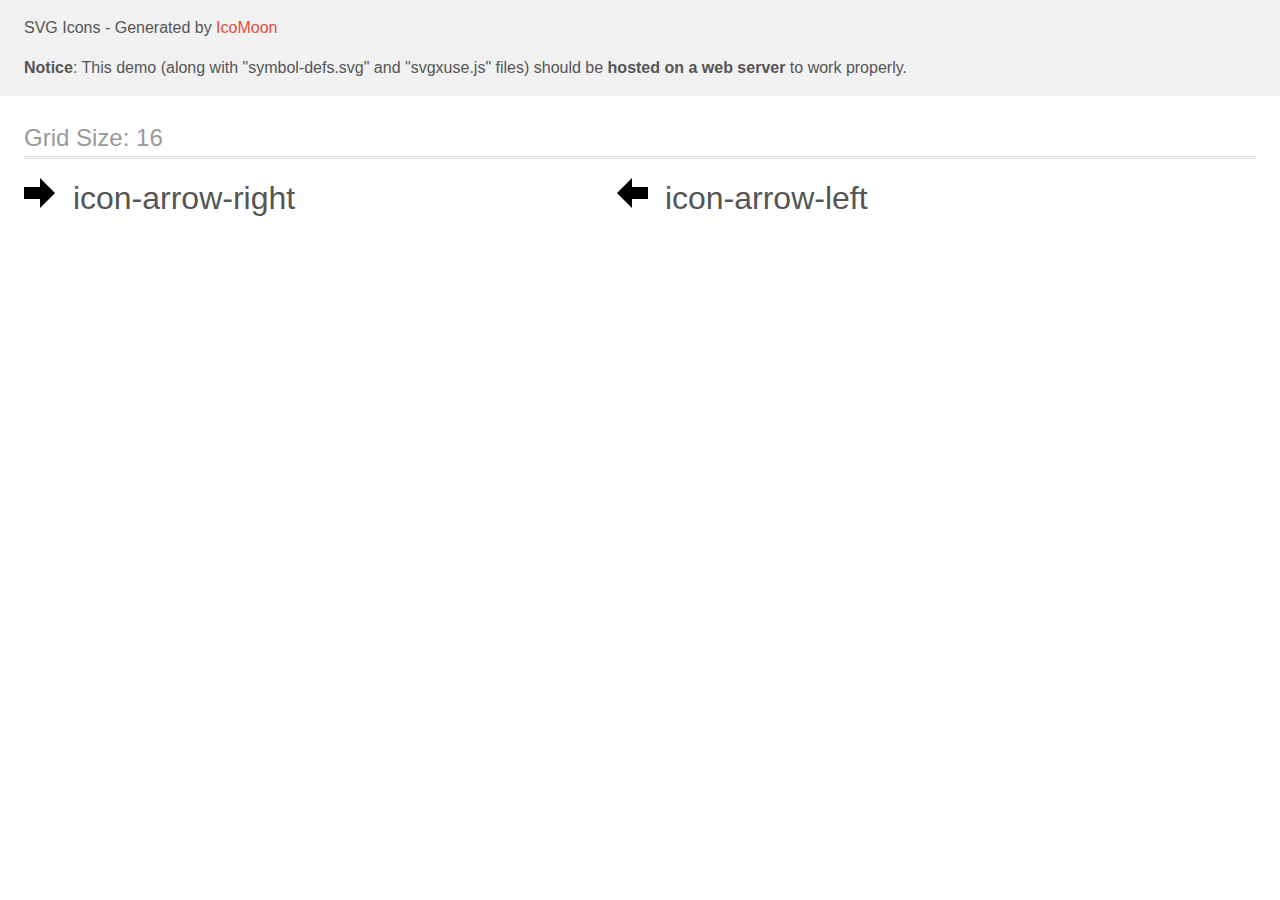
<file: img/icomoon (1)/demo-external-svg.html>
<!doctype html>
<html>
<head>
    <title>IcoMoon - SVG Icons</title>
    <meta charset="utf-8">
    <meta name="viewport" content="width=device-width, initial-scale=1">
    <link rel="stylesheet" href="demo-files/demo.css">
    <link rel="stylesheet" href="style.css">
</head>
<body>
<header class="bgc1 clearfix">
<div class="mhl">
    <p>SVG Icons - Generated by <a href="https://icomoon.io/app">IcoMoon</a></p><p><strong>Notice</strong>: This demo (along with "symbol-defs.svg" and "svgxuse.js" files) should be <b>hosted on a web server</b> to work properly.</p>
</div>
</header>
    <div class="clearfix mhl ptl">
        <h1 class="mvm mtn fgc1">Grid Size: 16</h1>
        <div class="glyph fs1">
            <div class="clearfix pbs">
                <svg class="icon icon-arrow-right"><use xlink:href="symbol-defs.svg#icon-arrow-right"></use></svg><span class="name"> icon-arrow-right</span>
            </div>
        </div>
        <div class="glyph fs1">
            <div class="clearfix pbs">
                <svg class="icon icon-arrow-left"><use xlink:href="symbol-defs.svg#icon-arrow-left"></use></svg><span class="name"> icon-arrow-left</span>
            </div>
        </div>
  </div>
<script defer src="svgxuse.js"></script>
</body>
</html>
</file>
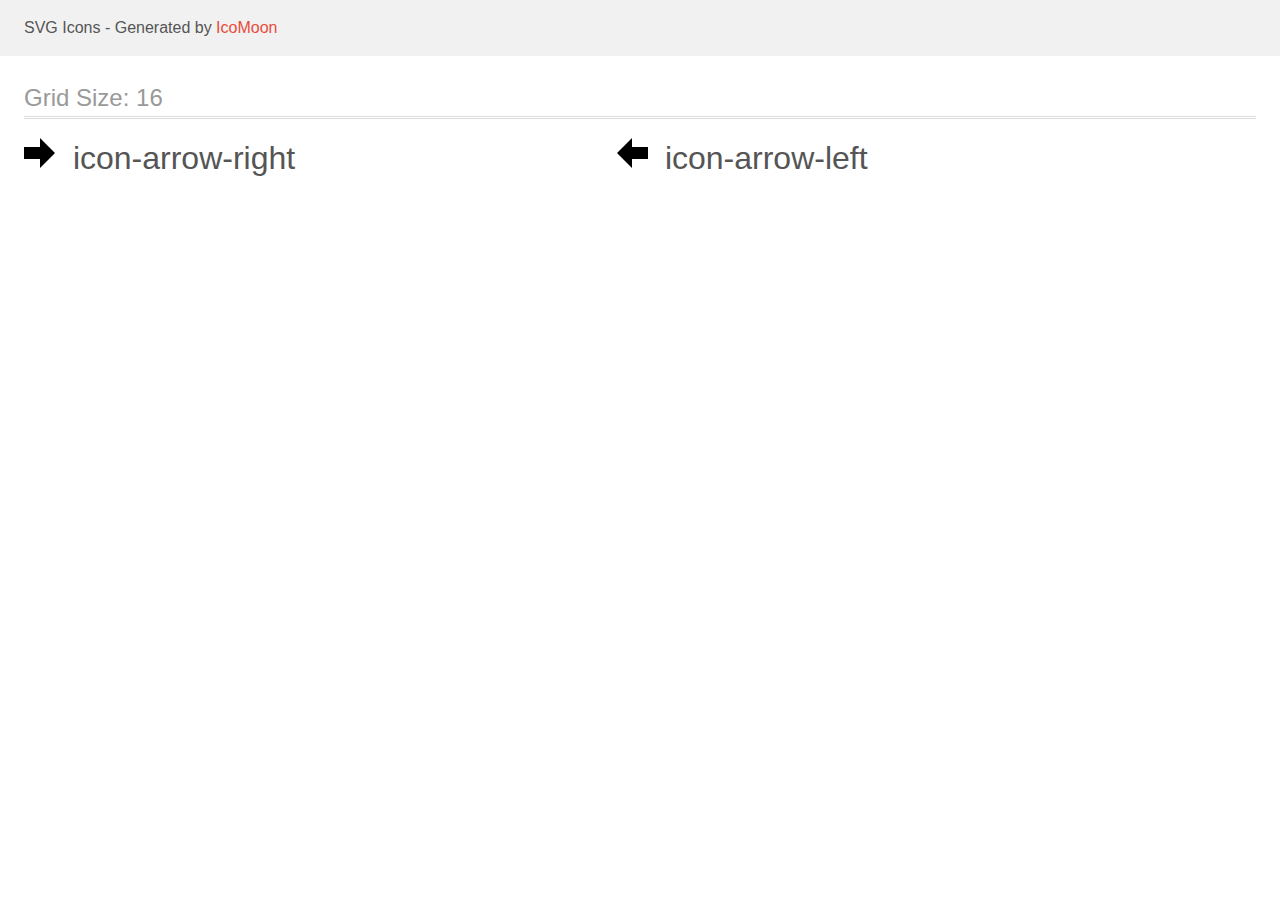
<file: img/icomoon (1)/demo.html>
<!doctype html>
<html>
<head>
    <title>IcoMoon - SVG Icons</title>
    <meta charset="utf-8">
    <meta name="viewport" content="width=device-width, initial-scale=1">
    <link rel="stylesheet" href="demo-files/demo.css">
    <link rel="stylesheet" href="style.css">
</head>
<body>
<svg aria-hidden="true" style="position: absolute; width: 0; height: 0; overflow: hidden;" version="1.1" xmlns="http://www.w3.org/2000/svg" xmlns:xlink="http://www.w3.org/1999/xlink">
<defs>
<symbol id="icon-arrow-right" viewBox="0 0 32 32">
<path d="M31 16l-15-15v9h-16v12h16v9z"></path>
</symbol>
<symbol id="icon-arrow-left" viewBox="0 0 32 32">
<path d="M1 16l15 15v-9h16v-12h-16v-9z"></path>
</symbol>
</defs>
</svg>

<header class="bgc1 clearfix">
<div class="mhl">
    <p>SVG Icons - Generated by <a href="https://icomoon.io/app">IcoMoon</a></p>
</div>
</header>
    <div class="clearfix mhl ptl">
        <h1 class="mvm mtn fgc1">Grid Size: 16</h1>
        <div class="glyph fs1">
            <div class="clearfix pbs">
                <svg class="icon icon-arrow-right"><use xlink:href="#icon-arrow-right"></use></svg><span class="name"> icon-arrow-right</span>
            </div>
        </div>
        <div class="glyph fs1">
            <div class="clearfix pbs">
                <svg class="icon icon-arrow-left"><use xlink:href="#icon-arrow-left"></use></svg><span class="name"> icon-arrow-left</span>
            </div>
        </div>
  </div>
<script defer src="svgxuse.js"></script>
</body>
</html>
</file>
<file: img/icomoon (1)/demo-files/demo.css>
body {
  padding: 0;
  margin: 0;
  font-family: sans-serif;
  font-size: 1em;
  line-height: 1.5;
  color: #555;
  background: #fff;
}
h1 {
  font-size: 1.5em;
  font-weight: normal;
  box-shadow: 0 1px #ddd, 0 2px #fff, 0 3px #ddd;
}
small {
  font-size: .66666667em;
}
a {
  color: #e74c3c;
  text-decoration: none;
}
a:hover, a:focus {
  box-shadow: 0 1px #e74c3c;
}
.bshadow0, input {
  box-shadow: inset 0 -2px #e7e7e7;
}
input:hover {
  box-shadow: inset 0 -2px #ccc;
}
input, fieldset {
  font-size: 1em;
  margin: 0;
  padding: 0;
  border: 0;
}
input {
  color: inherit;
  line-height: 1.5;
  height: 1.5em;
  padding: .25em 0;
}
input:focus {
  outline: none;
  box-shadow: inset 0 -2px #449fdb;
}
.glyph {
  font-size: 16px;
  margin-right: 1.5em;
  float: left;
  width: 17em;
}
svg {
  color: #000;
}
.liga {
  width: 80%;
  width: calc(100% - 2.5em);
}
.talign-right {
  text-align: right;
}
.talign-center {
  text-align: center;
}
.bgc1 {
  background: #f1f1f1;
}
.fgc0 {
  color: #000;
}
.fgc1 {
  color: #999;
}
p {
  margin-top: 1em;
  margin-bottom: 1em;
}
.mvm {
  margin-top: .75em;
  margin-bottom: .75em;
}
.mtn {
  margin-top: 0;
}
.mtl, .mal {
  margin-top: 1.5em;
}
.mbl, .mal {
  margin-bottom: 1.5em;
}
.mal, .mhl {
  margin-left: 1.5em;
  margin-right: 1.5em;
}
.mhmm {
  margin-left: 1em;
  margin-right: 1em;
}
.ptl {
  padding-top: 1.5em;
}
.pbs, .pvs {
  padding-bottom: .25em;
}
.pvs, .pts {
  padding-top: .25em;
}
.unit {
  float: left;
}
.unitRight {
  float: right;
}
.size1of2 {
  width: 50%;
}
.size1of1 {
  width: 100%;
}
.clearfix:before, .clearfix:after {
  content: " ";
  display: table;
}
.clearfix:after {
  clear: both;
}
.hidden-true {
  display: none;
}
.textbox0 {
  width: 3em;
  background: #f1f1f1;
  padding: .25em .5em;
  line-height: 1.5;
  height: 1.5em;
}
.fs0 {
  font-size: 16px;
}
.fs1 {
  font-size: 32px;
}
.name {
  margin-left: .25em;
}
</file>
<file: img/icomoon (1)/style.css>
.icon {
  display: inline-block;
  width: 1em;
  height: 1em;
  stroke-width: 0;
  stroke: currentColor;
  fill: currentColor;
}

/* ==========================================
Single-colored icons can be modified like so:
.icon-name {
  font-size: 32px;
  color: red;
}
========================================== */
</file>
<file: css/main.min.css>
body{font-family:"Roboto",sans-serif;font-weight:400;font-size:14px;line-height:1.1428;letter-spacing:.03em;color:#212121}body.modal-open{overflow:hidden}h1{font-size:26px;line-height:1.62;font-weight:900;letter-spacing:.06em;color:#fff;text-transform:uppercase;margin-top:0;margin-bottom:30px}@media screen and (min-width: 1200px){h1{font-size:44px;line-height:1.36}}h2{font-size:36px;line-height:1.167;font-weight:700;text-align:center;margin-top:0;margin-bottom:30px}@media screen and (min-width: 1200px){h2{font-size:28px;line-height:1.178;margin-bottom:50px}}ul{list-style:none;padding:0;margin:0}img{display:block;max-width:100%;height:auto}a{display:block;text-decoration:none;color:#212121;font-weight:500}a:hover:not(.logo):not(.project-link),a:focus:not(.logo):not(.project-link){color:#2196f3}.current{color:#2196f3}.logo-accent{color:#2196f3}.logo{font-family:"Raleway",sans-serif;font-weight:700;font-size:24px;line-height:1.167}@media screen and (min-width: 1200px){.logo{font-size:26px;line-height:1.192}}.footer .logo{margin-bottom:20px;color:#fff}.container{padding-left:15px;padding-right:15px;margin-left:auto;margin-right:auto}@media screen and (min-width: 480px){.container{width:480px}}@media screen and (min-width: 768px){.container{width:768px}}@media screen and (min-width: 1200px){.container{width:1200px}}address{font-style:normal;line-height:1.71;color:#fff}.hero-btn{font-size:16px;font-weight:700;line-height:1.875;letter-spacing:.06em;border-style:none;box-shadow:0px 4px 4px rgba(0,0,0,.15);border-radius:4px;color:#fff;background-color:#2196f3;padding:10px 32px;cursor:pointer;opacity:.9;transition:opacity 250ms cubic-bezier(0.4, 0, 0.2, 1)}.hero-btn:hover,.hero-btn:focus{opacity:1}.modal-close-button{position:absolute;display:flex;justify-content:center;align-items:center;width:30px;height:30px;top:8px;right:8px;background-color:#fff;border:1px solid rgba(0,0,0,.1);border-radius:50%;cursor:pointer;transform:scale(1);transition:transform 250ms cubic-bezier(0.4, 0, 0.2, 1)}.modal-close-button:hover,.modal-close-button:focus{transform:scale(1.2)}.modal-close-button:hover .modal-close-button-icon,.modal-close-button:focus .modal-close-button-icon{fill:#2196f3}.submit-button{display:block;margin-left:auto;margin-right:auto;padding:10px 55px;font-weight:bold;font-size:16px;line-height:1.87;letter-spacing:.06em;color:#fff;background-color:#2196f3;box-shadow:0px 4px 4px rgba(0,0,0,.15);border-style:none;border-radius:4px;cursor:pointer;opacity:.9;transition:opacity 250ms cubic-bezier(0.4, 0, 0.2, 1)}.submit-button:hover,.submit-button:focus{opacity:1}.gallery .gallery-button-list .btn{font-size:16px;font-weight:500;line-height:1.62;border-style:none;border-radius:4px;padding:6px 22px;transition-property:color,background-color,box-shadow;transition-duration:250ms;transition-timing-function:cubic-bezier(0.4, 0, 0.2, 1)}.gallery .gallery-button-list .btn:hover,.gallery .gallery-button-list .btn:focus{color:#fff;background-color:#2196f3;box-shadow:0px 3px 1px rgba(0,0,0,.1),0px 1px 2px rgba(0,0,0,.08),0px 2px 2px rgba(0,0,0,.12);cursor:pointer}.footer-submit-button{position:relative;font-weight:bold;font-size:16px;line-height:1.87;letter-spacing:.06em;color:#fff;background-color:#2196f3;padding:10px 62px 10px 29px;box-shadow:0px 4px 4px rgba(0,0,0,.15);border-radius:4px;outline-style:none;border-style:none;cursor:pointer;opacity:.9;transition:opacity 250ms cubic-bezier(0.4, 0, 0.2, 1)}.footer-submit-button:hover,.footer-submit-button:focus{opacity:1}header .navigation .menu-button{display:flex;justify-content:center;align-items:center;width:40px;height:60px;padding:0;outline-style:none;border-style:none;background-color:rgba(0,0,0,0);transition:fill 250ms cubic-bezier(0.4, 0, 0.2, 1);z-index:2}header .navigation .menu-button:hover,header .navigation .menu-button:focus{fill:#2196f3}header .navigation .menu-button .icon-cross{display:none}header .navigation .menu-button.is-open .icon-cross{display:block}header .navigation .menu-button.is-open .icon-burger{display:none}@media screen and (min-width: 768px){header .navigation .menu-button{display:none}}.modal-close-button-icon{fill:#000;transition:250ms fill cubic-bezier(0.4, 0, 0.2, 1)}.modal-icon{position:absolute;top:0;left:12px;transform:translateY(50%);width:18px;height:18px;transition:fill 250ms cubic-bezier(0.4, 0, 0.2, 1)}.feature-icon{width:70px;height:70px}.team .socialnet-icon{width:20px;height:20px}.customer-logo{transition-property:fill;transition-duration:250ms;transition-timing-function:cubic-bezier(0.4, 0, 0.2, 1)}.customer-logo:hover,.customer-logo:focus{border-color:#2196f3}.customers-list .logo1{width:45px;height:50px}.customers-list .logo2{width:40px;height:52px}.customers-list .logo3{width:41px;height:43px}.customers-list .logo4{width:80px;height:43px}.customers-list .logo5{width:59px;height:47px}.customers-list .logo6{width:89px;height:46px}.footer-socialnet-list .socialnet-icon{width:20px;height:20px}.footer-submit-button::after{content:"";display:inline-block;position:absolute;top:0;transform:translateY(50%);width:24px;height:24px;background-image:url("../img/svg/icon-send.svg");margin-left:10px}.backdrop{position:fixed;top:0;left:0;width:100%;height:100%;background-color:rgba(0,0,0,.2);opacity:1;transition-property:opacity;transition-duration:250ms;transition-timing-function:cubic-bezier(0.4, 0, 0.2, 1);padding:93px 15px;overflow-y:scroll;z-index:3}.backdrop .modal{position:absolute;top:0;left:0;z-index:3;transform:scale(1);width:100%;height:100%;min-height:609px;padding:40px;background:#fff;box-shadow:0px 1px 3px rgba(0,0,0,.12),0px 1px 1px rgba(0,0,0,.14),0px 2px 1px rgba(0,0,0,.2);border-radius:4px;transition-property:transform;transition-duration:250ms;transition-timing-function:cubic-bezier(0.4, 0, 0.2, 1)}.backdrop.is-hidden{opacity:0;pointer-events:none}@media screen and (max-width: 479px){.backdrop.is-hidden .modal{transform:translateY(-100%) scale(0.8)}}@media screen and (min-width: 480px){.backdrop .modal{top:77px;left:50%;transform:translate(-50%, 0) scale(1);max-width:450px;max-height:609px}.backdrop.is-hidden .modal{transform:translate(-50%, -50%) scale(0.6)}}@media screen and (min-width: 1025px){.backdrop .modal{top:50%;left:50%;transform:translate(-50%, -50%) scale(1)}}@media screen and (min-width: 1200px){.backdrop .modal{max-width:528px;height:581px}}body{position:relative}body header .burger-menu{position:absolute;z-index:1;top:0;left:0;width:100%;height:100%;padding:48px 40px;background-color:#fff;display:none}body header .burger-menu.is-open{display:block}@media screen and (min-width: 768px){body header .burger-menu.is-open{display:none}}body header .burger-menu .nav-list-mobile{font-size:40px;line-height:1.175;font-weight:500;letter-spacing:.02em;margin-bottom:302px}body header .burger-menu .nav-list-mobile .item:not(:last-child){margin-bottom:32px}body header .burger-menu .nav-list-mobile .item a{display:inline-block}body header .burger-menu .contacts-list-mobile{margin-bottom:64px}body header .burger-menu .contacts-list-mobile .item-mobile{margin-bottom:32px}body header .burger-menu .contacts-list-mobile .item-mobile .contacts-link-tel{font-size:34px;line-height:1.176;font-weight:500;letter-spacing:.02em;color:#2196f3}@media screen and (max-width: 424px){body header .burger-menu .contacts-list-mobile .item-mobile .contacts-link-tel{font-size:27px}}body header .burger-menu .contacts-list-mobile .item-email .contacts-link-email{font-size:24px;line-height:1.167;font-weight:500;letter-spacing:.02em;color:#757575}body header .burger-menu .social-list{display:flex;flex-wrap:wrap;justify-content:center;font-size:18px;line-height:1.222;font-weight:500;letter-spacing:.02em;margin-bottom:48px}@media screen and (max-width: 374px){body header .burger-menu .social-list{font-size:16px}}body header .burger-menu .social-list li{display:flex;height:22px}body header .burger-menu .social-list li+li{margin-left:10px}body header .burger-menu .social-list li:not(:nth-last-child(-n+2)){margin-bottom:20px}body header .burger-menu .social-list li:not(:last-child)::after{content:"";width:0;height:22px;border:1px solid rgba(33,33,33,.2);margin-left:10px}body header .burger-menu .social-list a{color:#2196f3}.modal .form{display:flex;flex-direction:column}.modal .form h3{font-weight:bold;font-size:20px;line-height:1.15;text-align:center;color:#212121;margin-top:0;margin-bottom:12px}.modal .form .form-label{font-size:12px;line-height:1.167;letter-spacing:.01em;color:#757575;margin-bottom:10px}.modal .form .form-label:focus-within .form-input,.modal .form .form-label:focus-within .form-textarea{border-color:#2196f3}.modal .form .form-label:focus-within .input-wrapper .modal-icon{fill:#2196f3}.modal .form .form-label .input-wrapper{display:block;position:relative;margin-top:4px}.modal .form .form-label .form-input,.modal .form .form-label .form-textarea{display:block;width:100%;height:40px;border:1px solid rgba(33,33,33,.2);border-radius:4px;padding:0;outline:none}.modal .form .form-label .form-input{padding-left:40px}.modal .form .form-label .form-textarea{height:120px;resize:none;padding:12px 16px;margin-top:4px}.modal .form .label-textarea{margin-bottom:20px}.modal .form .checkbox{position:relative;display:inline-block;margin-bottom:20px;cursor:pointer;padding-left:24px}.modal .form .checkbox .agreement{display:inline;font-size:12px;line-height:1.167;letter-spacing:.02em;color:#757575}.modal .form .checkbox .agreement::before{content:"";display:inline-block;position:absolute;left:0;top:50%;transform:translateY(-50%);width:16px;height:16px;border:2px solid #000;border-radius:20%;background-size:cover;transition:all 250ms cubic-bezier(0.4, 0, 0.2, 1)}.modal .form .checkbox .agreement a{display:inline;text-decoration:underline;color:#2196f3;line-height:1.71}.modal .form .checkbox input:focus+.agreement::before{border-color:#2196f3}.modal .form .checkbox input:checked+.agreement::before{border:none;background-image:url(../img/svg/icon-check.svg);background-origin:border-box}@media screen and (min-width: 1200px){.modal .form .checkbox{padding-left:36px}.modal .form .checkbox .agreement{width:450px;font-size:14px;line-height:1.71}.modal .form .checkbox .agreement::before{left:12px}}.visually-hidden{position:absolute;width:1px;height:1px;margin:-1px;border:0;padding:0;clip:rect(0, 0, 0, 0);overflow:hidden}.footer .form-footer-label{display:block}@media screen and (max-width: 767px){.footer .form-footer-label{padding-left:15px;padding-right:15px}}.footer .form-footer-label .form-footer-input{padding:0;outline-style:none;color:#fff;width:100%;max-width:450px;height:50px;border:1px solid rgba(255,255,255,.3);filter:drop-shadow(0px 4px 4px rgba(0, 0, 0, 0.15));border-radius:4px;background-color:rgba(0,0,0,0);padding-left:16px;transition:border-color 250ms cubic-bezier(0.4, 0, 0.2, 1);margin-bottom:20px}.footer .form-footer-label .form-footer-input:focus{border-color:#2196f3}@media screen and (min-width: 1200px){.footer form{display:flex;align-items:baseline}.footer .form-footer-label{margin-right:12px}.footer .form-footer-label .form-footer-input{margin-bottom:0;width:358px}}.header-portfolio{border-bottom:1px solid #ececec}header .nav-list,header .contacts-list{display:none}header .flex-cont .navigation{display:flex;align-items:baseline;justify-content:space-between}@media screen and (min-width: 768px){header .flex-cont{display:flex;align-items:center;justify-content:space-between}header .flex-cont .navigation .logo{margin-right:88px}header .flex-cont .navigation .mobile-burger-btn{display:none}header .flex-cont .navigation .nav-list{display:flex}header .flex-cont .navigation .nav-list .item+.item{margin-left:50px}header .flex-cont .navigation .nav-list .item a{padding-top:33px;padding-bottom:33px;transition-property:color;transition-duration:250ms;transition-timing-function:cubic-bezier(0.4, 0, 0.2, 1)}header .flex-cont .navigation .nav-list .current{position:relative}header .flex-cont .navigation .nav-list .current::after{content:"";position:absolute;bottom:0;display:block;width:100%;height:4px;border-radius:2px;background-color:#2196f3}header .flex-cont .contacts-list{display:flex;flex-direction:column}header .flex-cont .contacts-list .item+.item{margin-top:10px}header .flex-cont .contacts-list .item .contacts-link{display:flex;align-items:center;font-size:12px;line-height:1.167;font-weight:500;letter-spacing:.02em;color:#757575;padding-top:5px;padding-bottom:5px;fill:#757575;transition-property:color,fill;transition-duration:250ms;transition-timing-function:cubic-bezier(0.4, 0, 0.2, 1)}header .flex-cont .contacts-list .item .contacts-link:hover,header .flex-cont .contacts-list .item .contacts-link:focus{fill:#2196f3;color:#2196f3}header .flex-cont .contacts-list .item .contacts-link svg{margin-right:8px}}@media screen and (min-width: 1200px){header .flex-cont .navigation .logo{margin-right:93px}header .flex-cont .contacts-list{display:flex;flex-direction:row;align-items:center}header .flex-cont .contacts-list .item+.item{margin-left:50px;margin-top:0}header .flex-cont .contacts-list .item .contacts-link{font-size:14px;padding-top:33px;padding-bottom:33px}header .flex-cont .contacts-list .item .contacts-link .item svg{margin-right:10px}}.hero-banner{display:flex;justify-content:center;align-items:center;text-align:center;background-color:#2f303a;max-width:480px;height:400px;margin-left:auto;margin-right:auto}.hero-banner .div-hero-txt{width:360px}.overlay{background-image:linear-gradient(rgba(47, 48, 58, 0.4), rgba(47, 48, 58, 0.4)),url(../img/hero/hero-mobile.jpg);background-size:cover;background-position:center}@media screen and (min-width: 768px){.hero-banner{max-width:768px;height:400px}.overlay{background-image:linear-gradient(rgba(47, 48, 58, 0.4), rgba(47, 48, 58, 0.4)),url(../img/hero/hero-tablet.jpg)}}@media screen and (min-width: 1200px){.hero-banner{max-width:1600px;height:600px}.hero-banner .div-hero-txt{width:696px}.overlay{background-image:linear-gradient(rgba(47, 48, 58, 0.4), rgba(47, 48, 58, 0.4)),url(../img/hero/hero-desktop.jpg)}}@media screen and (min-device-pixel-ratio: 2)and (min-width: 1200px),screen and (-webkit-min-device-pixel-ratio: 2)and (min-width: 1200px),screen and (-o-min-device-pixel-ratio: 2/1)and (min-width: 1200px),screen and (min-resolution: 192dpi)and (min-width: 1200px),screen and (min-resolution: 2dppx)and (min-width: 1200px){.overlay{background-image:linear-gradient(rgba(47, 48, 58, 0.4), rgba(47, 48, 58, 0.4)),url(../img/hero/hero-desktop@2x.jpg)}}@media screen and (min-device-pixel-ratio: 2)and (max-width: 1199px),screen and (-webkit-min-device-pixel-ratio: 2)and (max-width: 1199px),screen and (-o-min-device-pixel-ratio: 2/1)and (max-width: 1199px),screen and (min-resolution: 192dpi)and (max-width: 1199px),screen and (min-resolution: 2dppx)and (max-width: 1199px){.overlay{background-image:linear-gradient(rgba(47, 48, 58, 0.4), rgba(47, 48, 58, 0.4)),url(../img/hero/hero-tablet@2x.jpg)}}@media screen and (min-device-pixel-ratio: 2)and (max-width: 767px),screen and (-webkit-min-device-pixel-ratio: 2)and (max-width: 767px),screen and (-o-min-device-pixel-ratio: 2/1)and (max-width: 767px),screen and (min-resolution: 192dpi)and (max-width: 767px),screen and (min-resolution: 2dppx)and (max-width: 767px){.overlay{background-image:linear-gradient(rgba(47, 48, 58, 0.4), rgba(47, 48, 58, 0.4)),url(../img/hero/hero-mobile@2x.jpg)}}.feature{padding-top:60px;padding-bottom:60px}.feature .feature-list{text-align:center}.feature .feature-list .item .feature-icon-background{background-color:#f5f4fa;display:flex;justify-content:center;align-items:center;height:120px;margin-bottom:30px}.feature .feature-list .item .feature-title{font-weight:700;text-transform:uppercase;color:#212121;margin-top:0;margin-bottom:10px}.feature .feature-list .item .feature-text{text-align:start;line-height:1.71;color:#757575;margin-top:0;margin-bottom:30px}.feature .feature-list .item .feature-text.no-padding{margin-bottom:0}@media screen and (min-width: 768px){.feature .feature-list{display:flex;flex-wrap:wrap;justify-content:center}.feature .feature-list .item:nth-child(2n){margin-left:30px}.feature .feature-list .item{width:354px;text-align:left}}@media screen and (min-width: 1200px){.feature .feature-list .item{width:270px}.feature .feature-list .item:nth-child(3){margin-left:30px}}@media screen and (max-width: 1199px){.business{display:none}}@media screen and (min-width: 1200px){.business{padding-bottom:94px}.business .business-list{display:flex;justify-content:space-between}.business .business-list .item{width:370px}.business .business-list .item .business-thumb{position:relative}.business .business-list .item .business-thumb .overlay-business{position:absolute;bottom:0;width:100%;height:70px;padding:27px;text-align:center;background-color:rgba(47,48,58,.8)}.business .business-list .item .business-thumb .overlay-business h3{font-weight:700;text-transform:uppercase;color:#fff;margin-top:0;margin-bottom:0}}.team{padding-top:60px;padding-bottom:60px;background-color:#f5f4fa}.team .team-list{display:flex;flex-direction:column;align-items:center}.team .team-list .item{margin-bottom:30px;background:#fff;border-radius:0px 0px 4px 4px;box-shadow:0px 1px 3px rgba(0,0,0,.12),0px 1px 1px rgba(0,0,0,.14),0px 2px 1px rgba(0,0,0,.2)}.team .team-list .member-description{padding:30px}.team .team-list .member-description .member-name{font-size:16px;font-weight:500;line-height:1.187;text-align:center;margin-top:0;margin-bottom:10px}.team .team-list .member-description .member-position{font-size:16px;line-height:1.187;text-align:center;color:#757575;margin-top:0;margin-bottom:16px}.team .team-list .member-description .member-socialnet-list{display:flex;justify-content:center}.team .team-list .member-description .member-socialnet-list li+li{margin-left:10px}.team .team-list .member-description .member-socialnet-list li{width:44px;height:44px}.team .team-list .member-description .member-socialnet-list li .member-sn-link{display:flex;justify-content:center;align-items:center;width:100%;height:100%;border-radius:50%;fill:#afb1b8;transition-property:background-color,fill;transition-duration:250ms;transition-timing-function:cubic-bezier(0.4, 0, 0.2, 1)}.team .team-list .member-description .member-socialnet-list li .member-sn-link:hover,.team .team-list .member-description .member-socialnet-list li .member-sn-link:focus{background-color:#2196f3;fill:#fff}@media screen and (min-width: 768px){.team .team-list{flex-direction:row;justify-content:center;flex-wrap:wrap}.team .team-list .item:nth-child(odd){margin-right:30px}.team .team-list .item:nth-child(3){margin-bottom:0}.team .team-list .item:nth-child(4){margin-bottom:0}}@media screen and (min-width: 1200px){.team{padding-top:94px;padding-bottom:94px}.team .team-list{display:flex;justify-content:space-between}.team .team-list .item:nth-child(odd){margin:0}.team .team-list .item:nth-child(even){margin:0}}.gallery{padding-top:60px;padding-bottom:60px}.gallery .gallery-button-list{display:flex;flex-wrap:wrap;justify-content:flex-start;margin-bottom:40px}.gallery .gallery-button-list .item:not(:nth-last-child(-n+2)){margin-bottom:15px}.gallery .gallery-button-list .item:not(:first-child):not(:nth-child(4)){margin-left:8px}.gallery .project-list{display:flex;flex-wrap:wrap;justify-content:center}.gallery .project-list .item{border:1px solid #eee}.gallery .project-list .item:not(:last-child){margin-bottom:30px}.gallery .project-list .project-link{transition-property:box-shadow;transition-duration:250ms;transition-timing-function:cubic-bezier(0.4, 0, 0.2, 1)}.gallery .project-list .project-link:hover,.gallery .project-list .project-link:focus{box-shadow:0px 1px 1px rgba(0,0,0,.12),0px 4px 4px rgba(0,0,0,.06),1px 4px 6px rgba(0,0,0,.16)}.gallery .project-list .project-link .project-thumb{position:relative;overflow:hidden}.gallery .project-list .project-link .project-thumb .project-overlay{position:absolute;top:100%;width:100%;height:100%;padding:24px;background-color:rgba(33,150,243,.9);transition-property:transform;transition-duration:250ms;transition-timing-function:cubic-bezier(0.4, 0, 0.2, 1)}.gallery .project-list .project-link .project-thumb .project-overlay p{font-size:18px;line-height:1.556;color:#fff;margin:0}.gallery .project-list .project-link .project-description{padding:20px 24px}.gallery .project-list .project-link .project-description h3{font-weight:700;font-size:18px;line-height:2;letter-spacing:.06em;margin-top:0;margin-bottom:4px}.gallery .project-list .project-link .project-description p{font-size:16px;line-height:1.875;color:#757575;margin:0}.gallery .project-list .project-link:hover .project-overlay,.gallery .project-list .project-link:focus .project-overlay{transform:translateY(-100%)}@media screen and (min-width: 768px){.gallery .gallery-button-list{margin-bottom:30px;justify-content:center}.gallery .gallery-button-list .item:nth-child(n){margin-bottom:0}.gallery .gallery-button-list .item+.item{margin-left:8px}.gallery .project-list{flex-wrap:wrap}.gallery .project-list .item{width:354px}.gallery .project-list .item:nth-child(2n){margin-left:30px}.gallery .project-list .item:last-child{margin-right:auto}}@media screen and (min-width: 1200px){.gallery{padding-top:94px;padding-bottom:94px}.gallery .gallery-button-list{margin-bottom:80px}.gallery .project-list{margin:-30px}.gallery .project-list .item:last-child{margin-bottom:30px;margin-right:0}.gallery .project-list .item{margin-left:30px}}.customers{padding-top:60px;padding-bottom:60px}.customers .container{max-width:449px}.customers .customers-list{display:flex;flex-wrap:wrap;justify-content:center}.customers .customers-list .customer-list-item{width:210px;height:90px;margin-bottom:30px}.customers .customers-list .customer-list-item:last-child{margin-bottom:0}.customers .customer-logo-link{width:100%;height:100%;border:1px solid #afb1b8;border-radius:4px;display:flex;justify-content:center;align-items:center;fill:#afb1b8;transition-property:border-color;transition-duration:250ms;transition-timing-function:cubic-bezier(0.4, 0, 0.2, 1)}.customers .customer-logo-link:hover,.customers .customer-logo-link:focus{fill:#2196f3;border-color:#2196f3}@media screen and (min-width: 480px){.customers .container{max-width:480px}.customers .customers-list .customer-list-item:nth-last-child(-n+2){margin-bottom:0}.customers .customers-list .customer-list-item:nth-child(odd){margin-right:30px}}@media screen and (min-width: 768px){.customers .container{max-width:768px}.customers .customers-list{flex-wrap:wrap;justify-content:center}.customers .customers-list .customer-list-item{width:226px;height:90px;margin-right:30px}.customers .customers-list .customer-list-item:nth-child(3n){margin-right:0}.customers .customers-list .customer-list-item:nth-last-child(-n+3){margin-bottom:0}}@media screen and (min-width: 1200px){.customers{padding-top:94px;padding-bottom:94px}.customers .container{max-width:1200px}.customers .customers-list .customer-list-item{width:170px;height:90px}.customers .customers-list .customer-list-item:nth-child(n){margin:0}.customers .customers-list .customer-list-item+.customer-list-item{margin-left:30px}}.footer{background-color:#2f303a;padding-top:60px;padding-bottom:60px;text-align:center}.footer .footer-title{font-weight:700;text-transform:uppercase;color:#fff;margin-top:0;margin-bottom:20px}.footer .container .left-side address{margin-bottom:8px}.footer .container .left-side .footer-contacts-list{margin-bottom:60px}.footer .container .left-side .footer-contacts-list .item .footer-contacts-link{line-height:1.714;color:rgba(255,255,255,.6);transition-property:color;transition-duration:250ms;transition-timing-function:cubic-bezier(0.4, 0, 0.2, 1)}.footer .container .left-side .footer-contacts-list .item .footer-contacts-link:hover,.footer .container .left-side .footer-contacts-list .item .footer-contacts-link:focus{color:#2196f3}.footer .container .left-side .footer-contacts-list .item:not(:last-child){margin-bottom:8px}.footer .container .right-side .footer-block-socialnet .footer-socialnet-list{display:flex;justify-content:center;margin-bottom:60px}.footer .container .right-side .footer-block-socialnet .footer-socialnet-list li{width:44px;height:44px}.footer .container .right-side .footer-block-socialnet .footer-socialnet-list li .footer-socialnet-link{width:100%;height:100%;border-radius:50%;background-color:rgba(255,255,255,.1);display:flex;justify-content:center;align-items:center;fill:#fff;transition-property:background-color;transition-duration:250ms;transition-timing-function:cubic-bezier(0.4, 0, 0.2, 1)}.footer .container .right-side .footer-block-socialnet .footer-socialnet-list li .footer-socialnet-link:hover,.footer .container .right-side .footer-block-socialnet .footer-socialnet-list li .footer-socialnet-link:focus{background-color:#2196f3}.footer .container .right-side .footer-block-socialnet .footer-socialnet-list li+li{margin-left:10px}@media screen and (min-width: 768px){.footer .container{display:flex;justify-content:center;align-items:baseline;margin-bottom:60px}.footer .container .left-side{margin-right:165px}.footer .container .left-side .footer-contacts-list{margin-bottom:0}.footer .container .right-side .footer-block-socialnet .footer-socialnet-list{margin-bottom:0}}@media screen and (min-width: 1200px){.footer{display:flex;justify-content:center;align-items:baseline;text-align:left;padding-left:15px;padding-right:15px}.footer .container{padding:0;margin-left:0;margin-right:0;margin-bottom:0}.footer .container .left-side{min-width:230px;margin-right:70px}.footer .container .right-side{margin-right:93px}}/*# sourceMappingURL=main.min.css.map */
</file>
